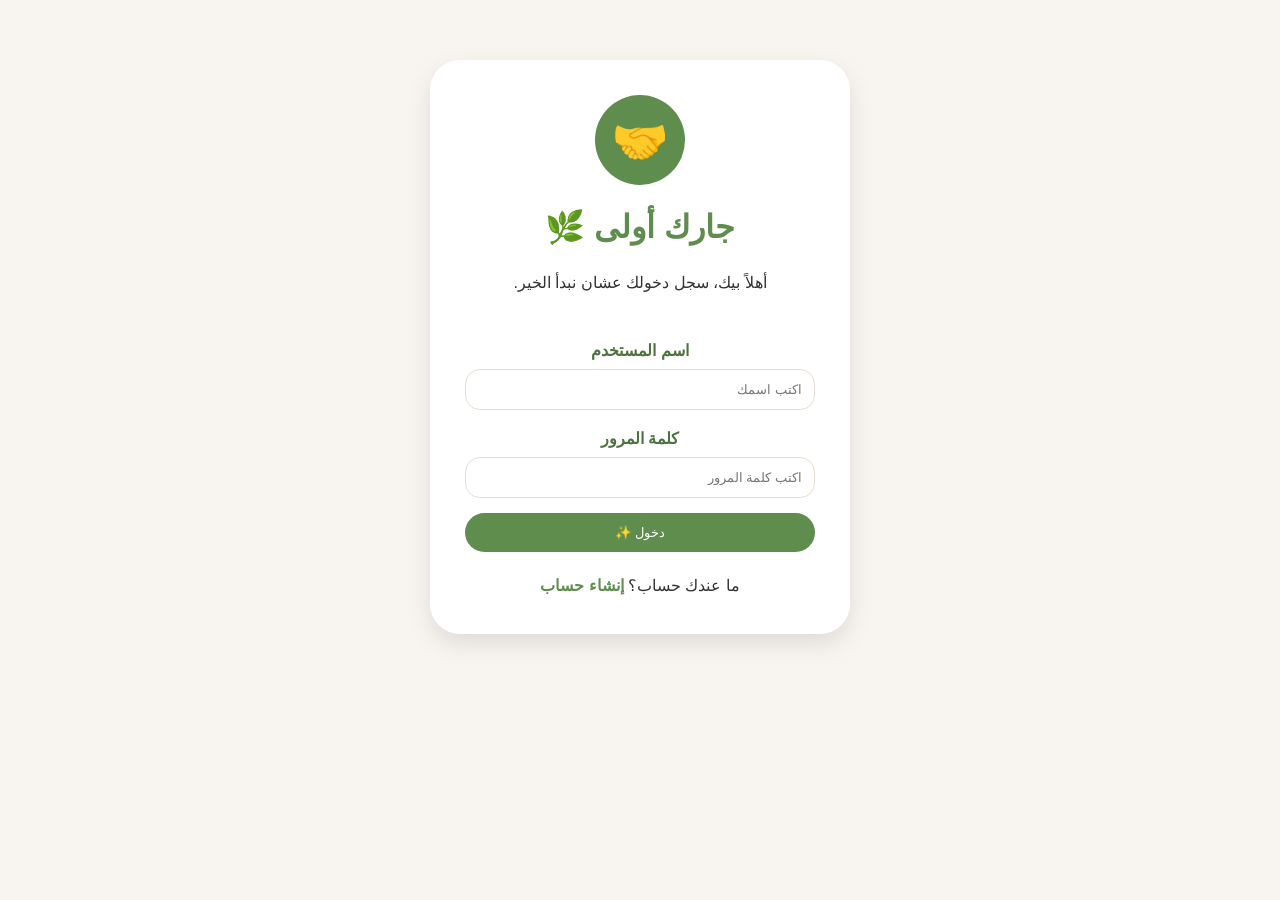
<file: index.html>
<!DOCTYPE html>
<html lang="ar" dir="rtl">

<head>

<meta charset="UTF-8">

<meta name="viewport" content="width=device-width, initial-scale=1.0">

<title>تسجيل الدخول | جارك أولى</title>

<link rel="stylesheet" href="css/style.css">

</head>

<body>

<main class="login-box">

<div class="logo">
🤝
</div>

<h1>
جارك أولى 🌿
</h1>

<p>
أهلاً بيك، سجل دخولك عشان نبدأ الخير.
</p>

<form>

<label>
اسم المستخدم
</label>

<input
id="username"
type="text"
placeholder="اكتب اسمك">

<label>
كلمة المرور
</label>

<input
id="password"
type="password"
placeholder="اكتب كلمة المرور">

<button
type="button"
class="btn"
onclick="login()">
دخول ✨
</button>

</form>

<p class="create">

ما عندك حساب؟

<a href="register.html">
إنشاء حساب
</a>

</p>

</main>

<script src="js/script.js"></script>

</body>

</html>
</file>
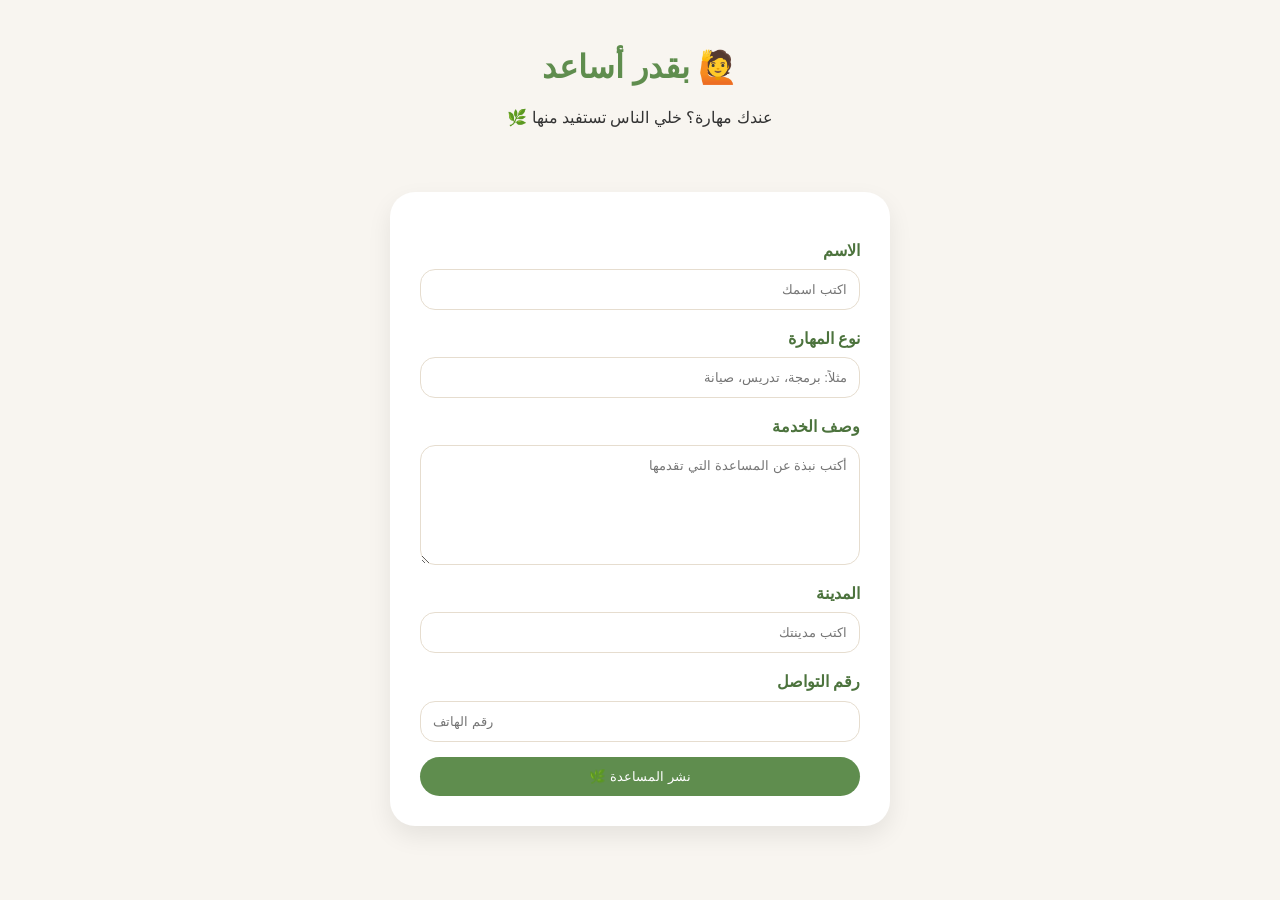
<file: help.html>
<!DOCTYPE html>
<html lang="ar" dir="rtl">

<head>

<meta charset="UTF-8">

<meta name="viewport" content="width=device-width, initial-scale=1.0">

<title>بقدر أساعد | جارك أولى</title>

<link rel="stylesheet" href="css/style.css">

</head>

<body>

<header class="page-header">

<h1>
🙋 بقدر أساعد
</h1>

<p>
عندك مهارة؟ خلي الناس تستفيد منها 🌿
</p>

</header>

<main class="form-container">

<form>

<label>
الاسم
</label>

<input id="name" type="text" placeholder="اكتب اسمك">

<label>
نوع المهارة
</label>

<input id="skill" type="text" placeholder="مثلاً: برمجة، تدريس، صيانة">

<label>
وصف الخدمة
</label>

<textarea id="description" placeholder="أكتب نبذة عن المساعدة التي تقدمها"></textarea>

<label>
المدينة
</label>

<input id="city" type="text" placeholder="اكتب مدينتك">

<label>
رقم التواصل
</label>

<input id="phone" type="tel" placeholder="رقم الهاتف">

<button type="button" class="btn" onclick="addService()">
نشر المساعدة 🌿
</button>

</form>

</main>

<script src="js/script.js"></script>

</body>

  </html>
</file>
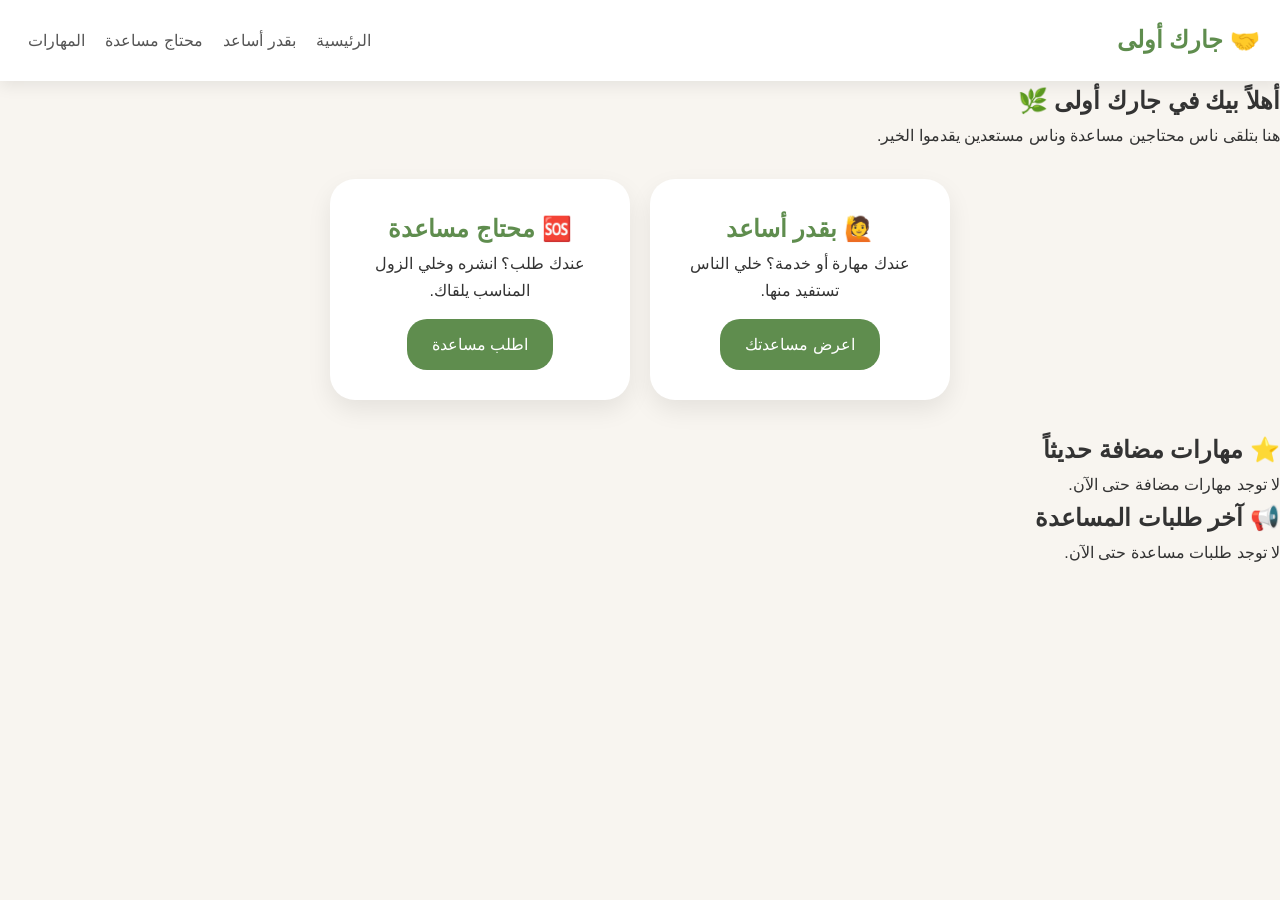
<file: home.html>
<!DOCTYPE html>
<html lang="ar" dir="rtl">

<head>

<meta charset="UTF-8">

<meta name="viewport" content="width=device-width, initial-scale=1.0">

<title>جارك أولى</title>

<link rel="stylesheet" href="css/style.css">

</head>

<body>

<header class="navbar">

<div class="brand">
🤝 جارك أولى
</div>

<nav>

<a href="home.html">الرئيسية</a>

<a href="help.html">بقدر أساعد</a>

<a href="need-help.html">محتاج مساعدة</a>

<a href="home.html">المهارات</a>

</nav>

</header>

<main>

<section class="welcome-home">

<h1>
أهلاً بيك في جارك أولى 🌿
</h1>

<p>
هنا بتلقى ناس محتاجين مساعدة
وناس مستعدين يقدموا الخير.
</p>

</section>


<section class="services">

<div class="service-card">

<h2>🙋 بقدر أساعد</h2>

<p>
عندك مهارة أو خدمة؟
خلي الناس تستفيد منها.
</p>

<a href="help.html" class="btn">
اعرض مساعدتك
</a>

</div>


<div class="service-card">

<h2>🆘 محتاج مساعدة</h2>

<p>
عندك طلب؟
انشره وخلي الزول المناسب يلقاك.
</p>

<a href="need-help.html" class="btn">
اطلب مساعدة
</a>

</div>

</section>



<section class="section">

<h2>⭐ مهارات مضافة حديثاً</h2>

<div id="skillsContainer">

<div class="item">
لا توجد مهارات مضافة حتى الآن.
</div>

</div>

</section>



<section class="section">

<h2>📢 آخر طلبات المساعدة</h2>

<div id="requestsContainer">

<div class="item">
لا توجد طلبات مساعدة حتى الآن.
</div>

</div>

</section>

</main>

<script src="js/script.js"></script>

</body>

                             </html>
</file>
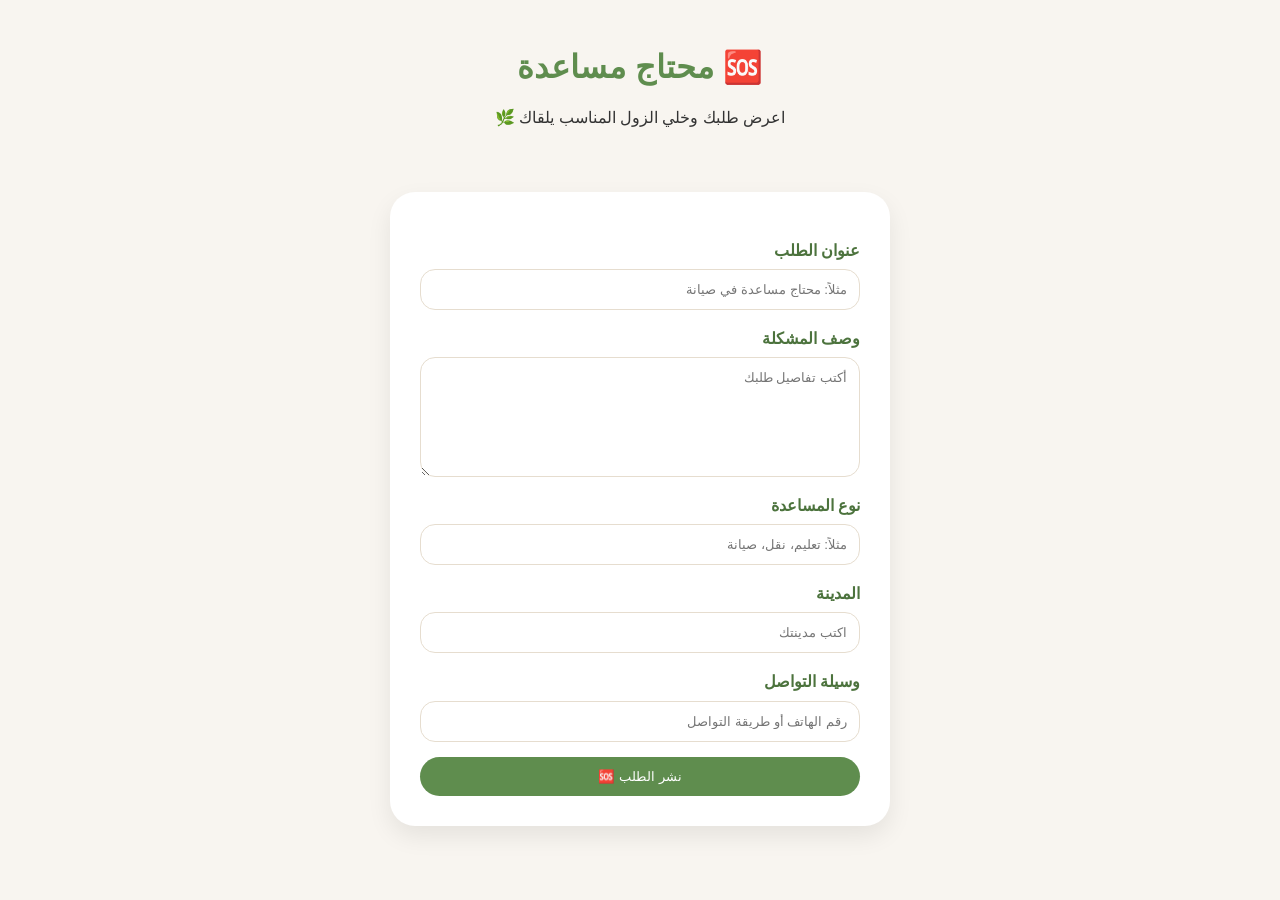
<file: need-help.html>
<!DOCTYPE html>
<html lang="ar" dir="rtl">

<head>

<meta charset="UTF-8">

<meta name="viewport" content="width=device-width, initial-scale=1.0">

<title>محتاج مساعدة | جارك أولى</title>

<link rel="stylesheet" href="css/style.css">

</head>

<body>

<header class="page-header">

<h1>🆘 محتاج مساعدة</h1>

<p>
اعرض طلبك وخلي الزول المناسب يلقاك 🌿
</p>

</header>

<main class="form-container">

<form>

<label>عنوان الطلب</label>

<input
id="title"
type="text"
placeholder="مثلاً: محتاج مساعدة في صيانة">

<label>وصف المشكلة</label>

<textarea
id="problem"
placeholder="أكتب تفاصيل طلبك"></textarea>

<label>نوع المساعدة</label>

<input
id="type"
type="text"
placeholder="مثلاً: تعليم، نقل، صيانة">

<label>المدينة</label>

<input
id="cityHelp"
type="text"
placeholder="اكتب مدينتك">

<label>وسيلة التواصل</label>

<input
id="contact"
type="text"
placeholder="رقم الهاتف أو طريقة التواصل">

<button
type="button"
class="btn"
onclick="addHelpRequest()">
نشر الطلب 🆘
</button>

</form>

</main>

<script src="js/script.js"></script>

</body>

</html>
</file>
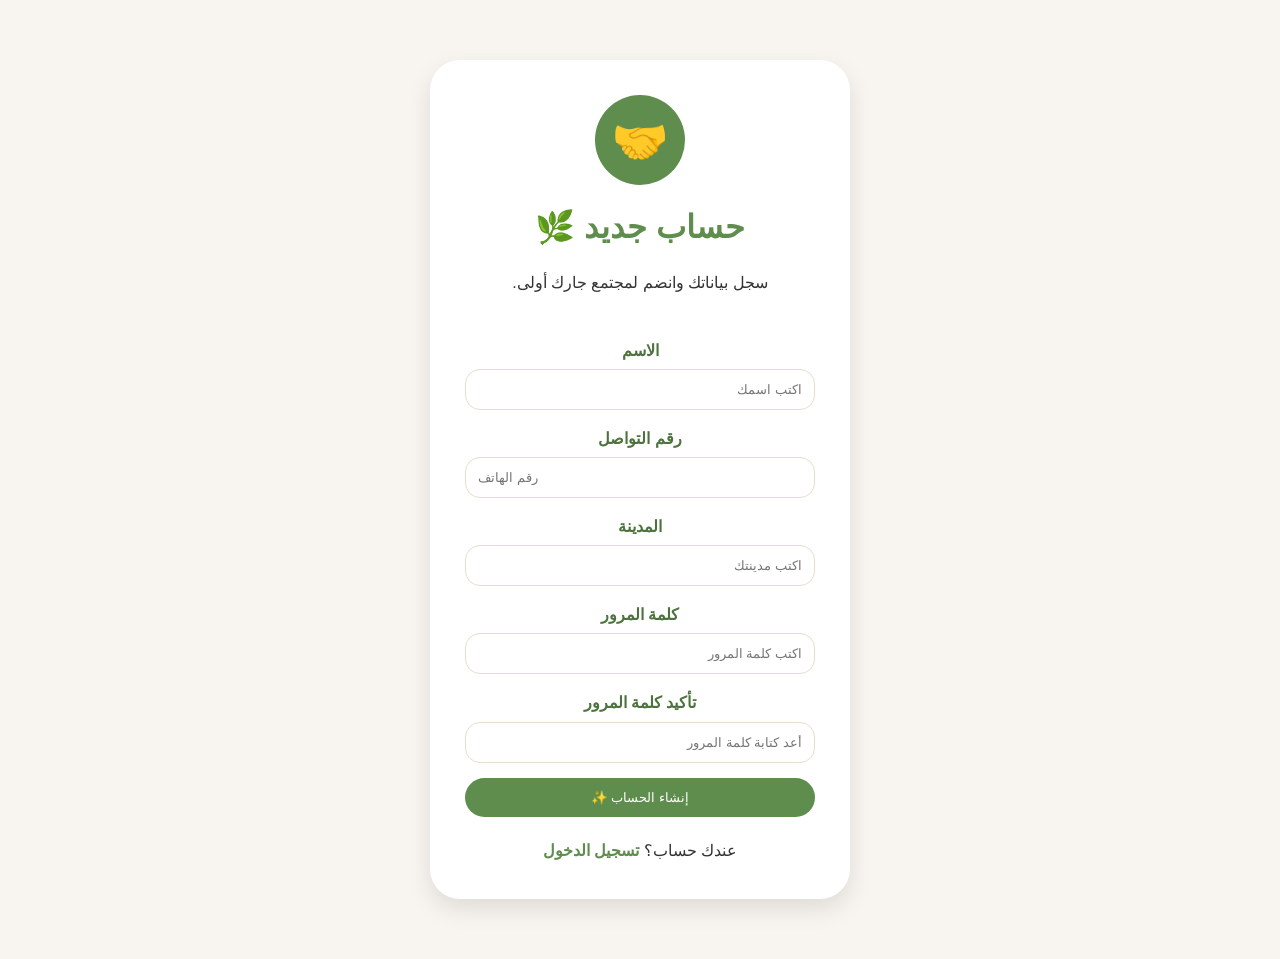
<file: register.html>
<!DOCTYPE html>
<html lang="ar" dir="rtl">

<head>

<meta charset="UTF-8">

<meta name="viewport" content="width=device-width, initial-scale=1.0">

<title>إنشاء حساب | جارك أولى</title>

<link rel="stylesheet" href="css/style.css">

</head>


<body>


<main class="login-box">


<div class="logo">
🤝
</div>


<h1>
حساب جديد 🌿
</h1>


<p>
سجل بياناتك وانضم لمجتمع جارك أولى.
</p>



<form>


<label>
الاسم
</label>

<input 
id="name"
type="text" 
placeholder="اكتب اسمك">



<label>
رقم التواصل
</label>

<input 
id="phone"
type="tel" 
placeholder="رقم الهاتف">



<label>
المدينة
</label>

<input 
id="city"
type="text" 
placeholder="اكتب مدينتك">



<label>
كلمة المرور
</label>

<input 
id="password"
type="password" 
placeholder="اكتب كلمة المرور">



<label>
تأكيد كلمة المرور
</label>

<input 
id="confirmPassword"
type="password" 
placeholder="أعد كتابة كلمة المرور">



<button 
type="button"
class="btn"
onclick="register()">

إنشاء الحساب ✨

</button>


</form>



<p class="create">

عندك حساب؟

<a href="login.html">
تسجيل الدخول
</a>

</p>


</main>


<script src="js/script.js"></script>


</body>

  </html>
</file>
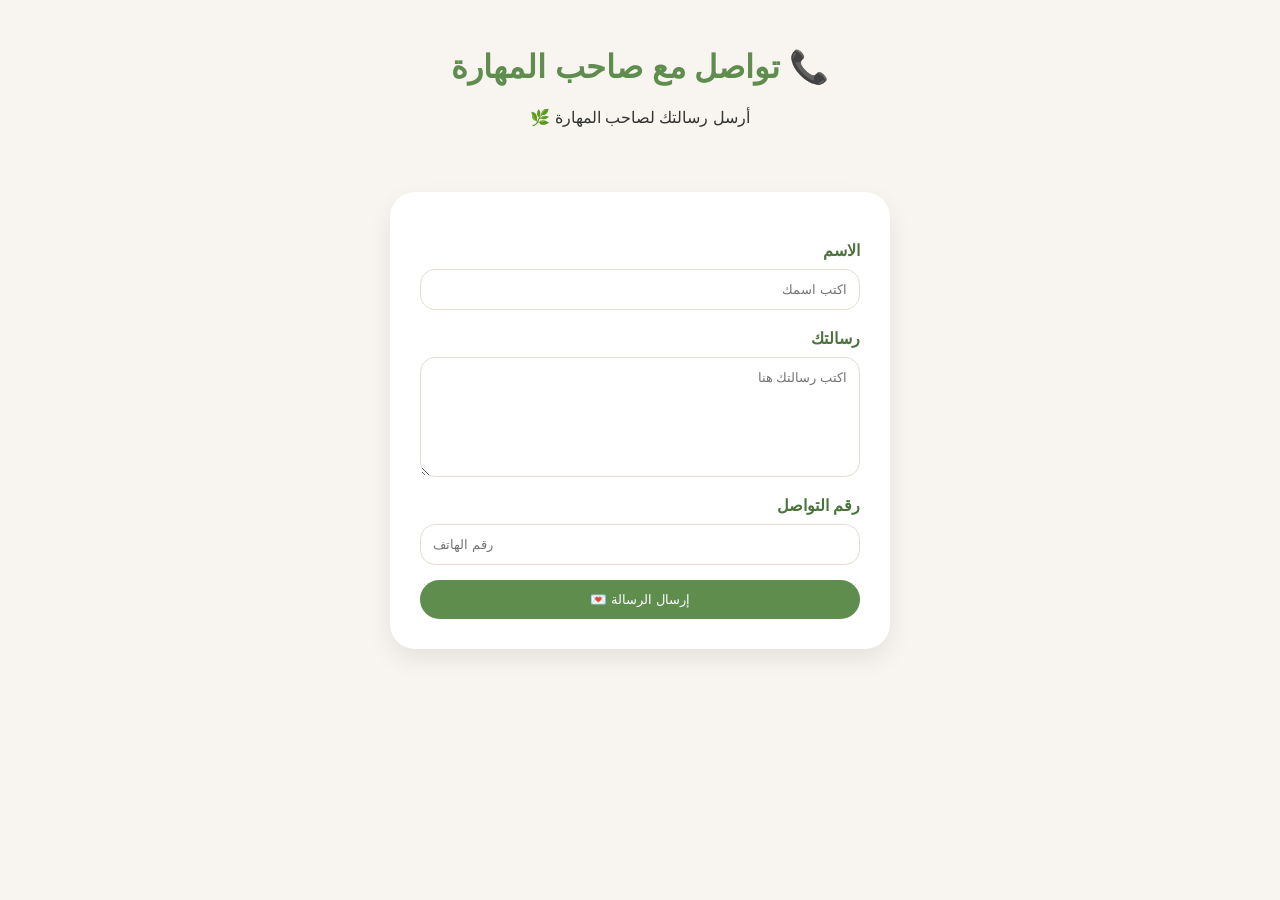
<file: skills.html>
<!DOCTYPE html>
<html lang="ar" dir="rtl">

<head>

<meta charset="UTF-8">

<meta name="viewport" content="width=device-width, initial-scale=1.0">

<title>التواصل | جارك أولى</title>

<link rel="stylesheet" href="css/style.css">

</head>

<body>


<header class="page-header">

<h1>
📞 تواصل مع صاحب المهارة
</h1>

<p>
أرسل رسالتك لصاحب المهارة 🌿
</p>

</header>



<main class="form-container">


<form>


<label>
الاسم
</label>

<input type="text" placeholder="اكتب اسمك">



<label>
رسالتك
</label>

<textarea placeholder="اكتب رسالتك هنا"></textarea>



<label>
رقم التواصل
</label>

<input type="tel" placeholder="رقم الهاتف">



<button type="button" class="btn" onclick="sendMessage()">
إرسال الرسالة 💌
</button>



</form>


</main>



<script src="js/script.js"></script>


</body>

</html>
</file>
<file: css/style.css>
/* ==========================
   جارك أولى - Main Style
========================== */


*{
    margin:0;
    padding:0;
    box-sizing:border-box;
}


body{

    font-family:Tahoma, Arial, sans-serif;

    background:#F8F5F0;

    color:#333;

    line-height:1.7;

}



a{

    text-decoration:none;

    color:inherit;

}



/* ==========================
        Header
========================== */


.page-header{

    text-align:center;

    padding:40px 20px;

}


.page-header h1{

    color:#5F8D4E;

    margin-bottom:10px;

}


/* ==========================
        Navbar
========================== */


.navbar{

    background:white;

    padding:20px;

    display:flex;

    justify-content:space-between;

    align-items:center;

    box-shadow:0 5px 15px rgba(0,0,0,.08);

}


.brand{

    color:#5F8D4E;

    font-size:24px;

    font-weight:bold;

}


nav a{

    margin:0 8px;

    color:#555;

}


nav a:hover{

    color:#5F8D4E;

}



/* ==========================
        Home Cards
========================== */


.services{

    display:flex;

    justify-content:center;

    gap:20px;

    flex-wrap:wrap;

    padding:30px;

}



.service-card,
.skill-card,
.profile-card,
.about-card,
.form-container{

    background:white;

    border-radius:25px;

    padding:30px;

    box-shadow:0 10px 25px rgba(0,0,0,.08);

}



.service-card{

    width:300px;

    text-align:center;

}



.service-card h2{

    color:#5F8D4E;

}



.service-card a,
button{

    display:inline-block;

    background:#5F8D4E;

    color:white;

    border:none;

    padding:12px 25px;

    border-radius:20px;

    cursor:pointer;

    margin-top:15px;

}



button:hover,
.service-card a:hover{

    background:#4C733D;

}



/* ==========================
        Skills
========================== */


.skills-container{

    display:flex;

    justify-content:center;

    gap:20px;

    flex-wrap:wrap;

    padding:30px;

}



.skill-card{

    width:280px;

}



.skill-card h2{

    color:#5F8D4E;

}



/* ==========================
        Forms
========================== */


.form-container{

    max-width:500px;

    margin:20px auto;

}



form{

    display:flex;

    flex-direction:column;

}



label{

    margin-top:15px;

    color:#4C733D;

    font-weight:bold;

}


input,
textarea{

    padding:12px;

    margin-top:5px;

    border:1px solid #E6DDCF;

    border-radius:15px;

    font-family:inherit;

}



textarea{

    height:120px;

}



/* ==========================
        Profile
========================== */


.profile-card{

    max-width:450px;

    margin:20px auto;

    text-align:center;

}



.profile-image{

    width:90px;

    height:90px;

    background:#5F8D4E;

    border-radius:50%;

    display:flex;

    align-items:center;

    justify-content:center;

    margin:auto;

    font-size:45px;

}



/* ==========================
        About
========================== */


.about-card{

    max-width:600px;

    margin:30px auto;

    text-align:center;

}



/* ==========================
        Mobile
========================== */


@media(max-width:700px){


.navbar{

    flex-direction:column;

    gap:15px;

}


nav{

    text-align:center;

}


.service-card,
.skill-card{

    width:90%;

}


}
/* =====================
       Login Page
===================== */


.login-box{

    background:white;

    width:90%;

    max-width:420px;

    margin:60px auto;

    padding:35px;

    text-align:center;

    border-radius:30px;

    box-shadow:0 10px 25px rgba(0,0,0,.1);

}


.login-box .logo{

    width:90px;

    height:90px;

    margin:auto;

    background:#5F8D4E;

    border-radius:50%;

    display:flex;

    align-items:center;

    justify-content:center;

    font-size:45px;

}



.login-box h1{

    color:#5F8D4E;

    margin:15px 0;

}


.login-box form{

    margin-top:25px;

}


.create{

    margin-top:20px;

}


.create a{

    color:#5F8D4E;

    font-weight:bold;

}
</file>
